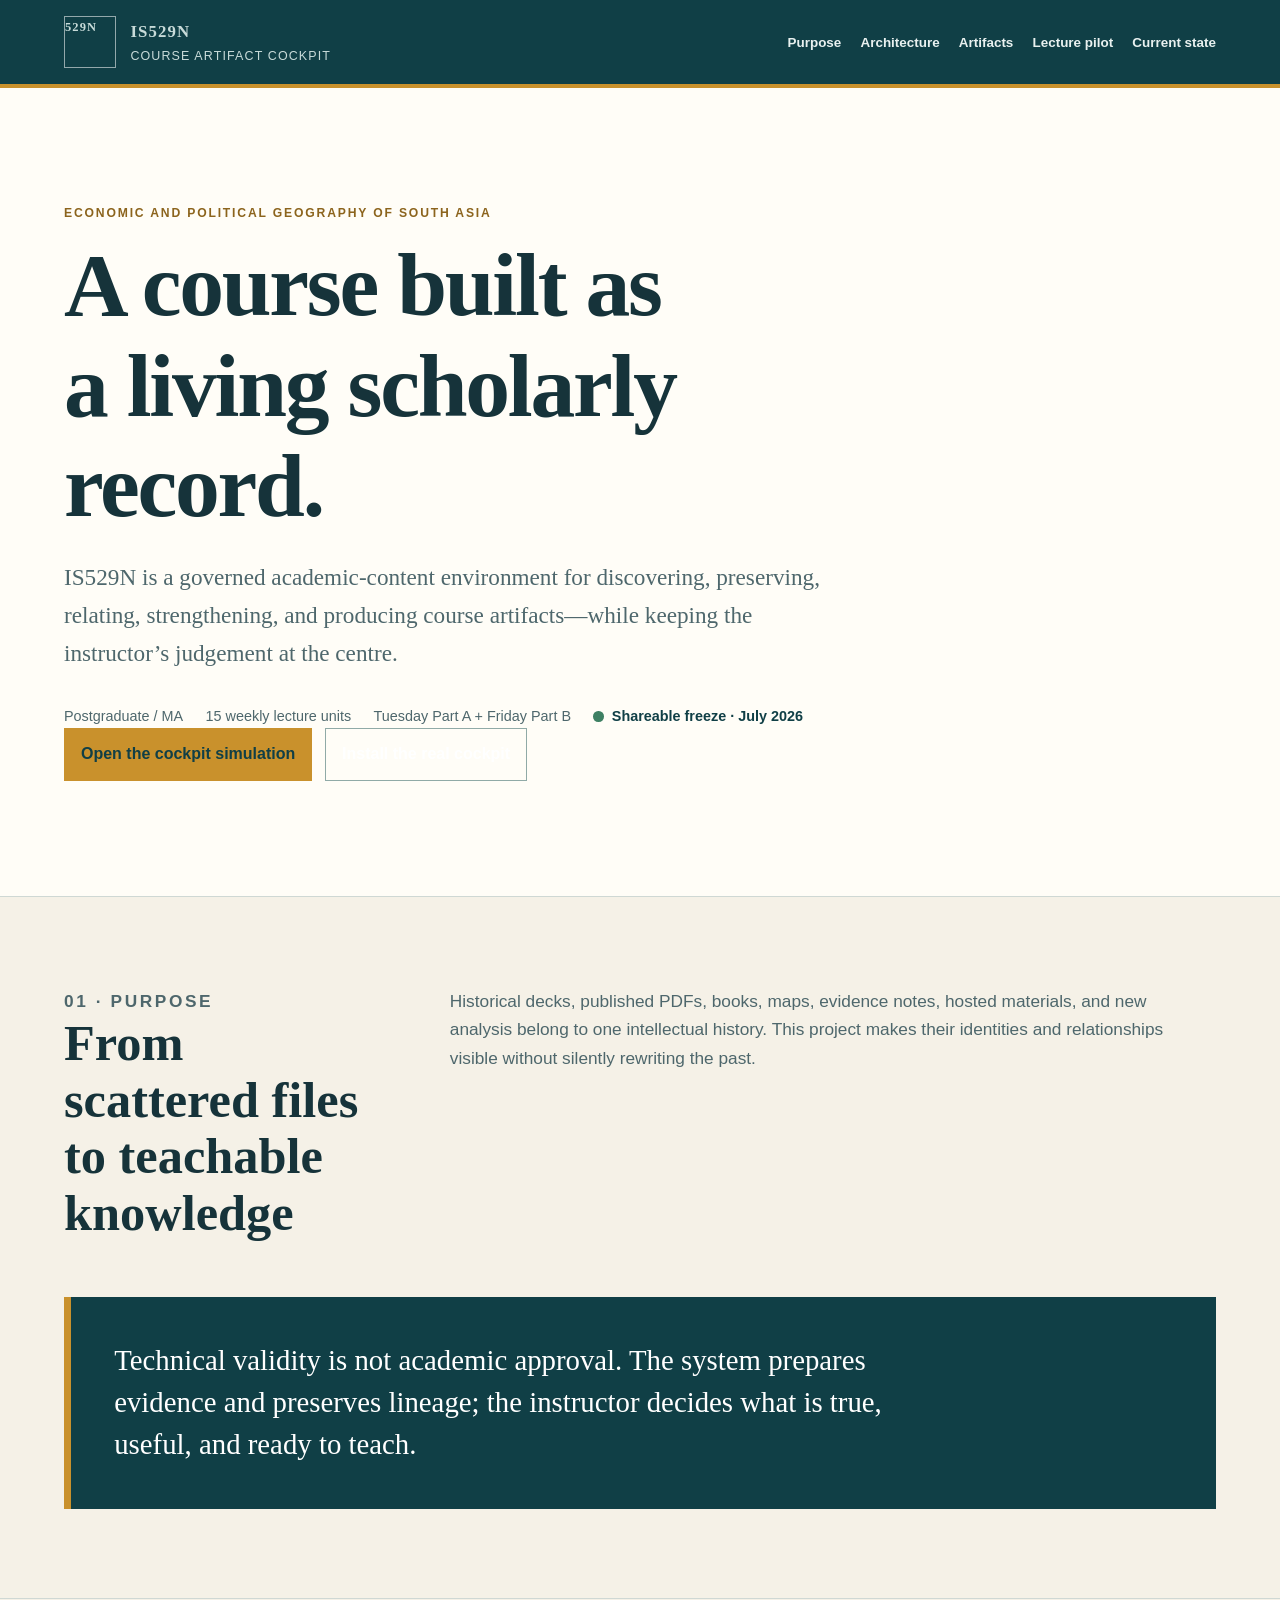
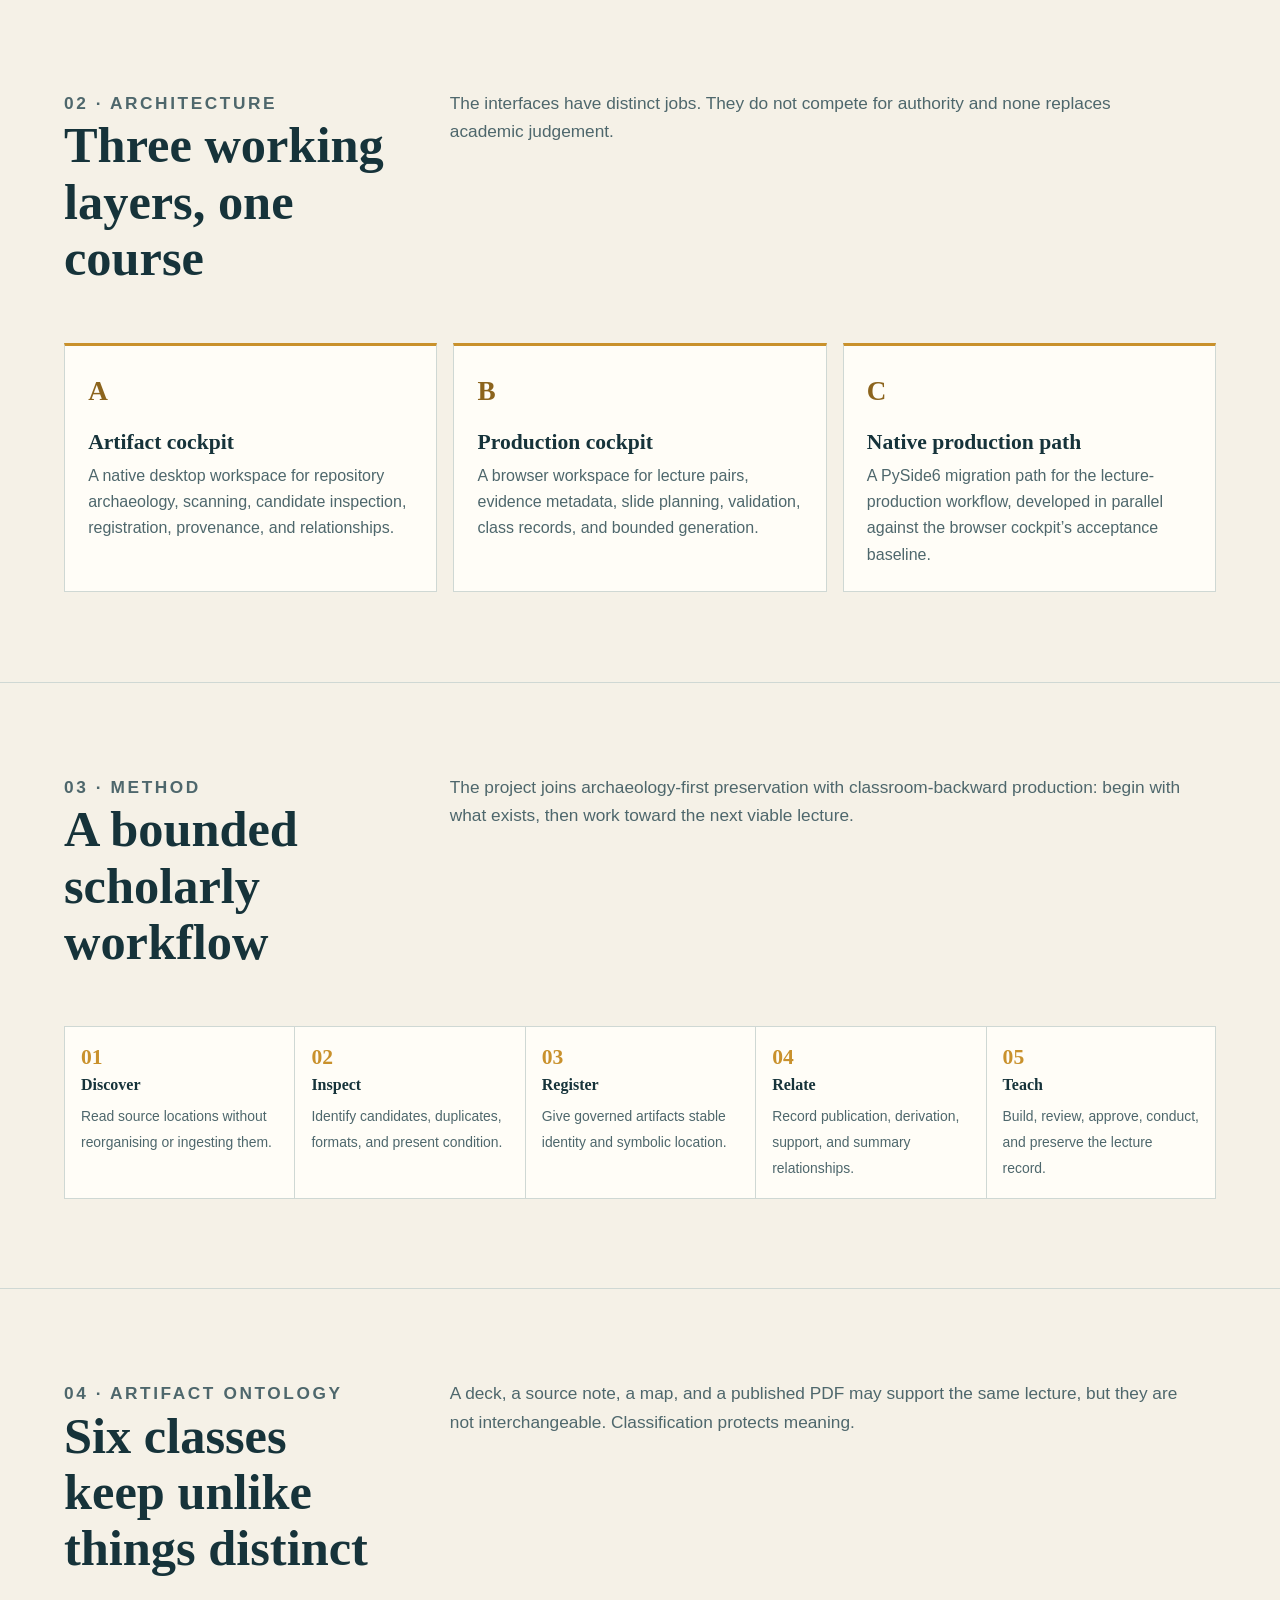
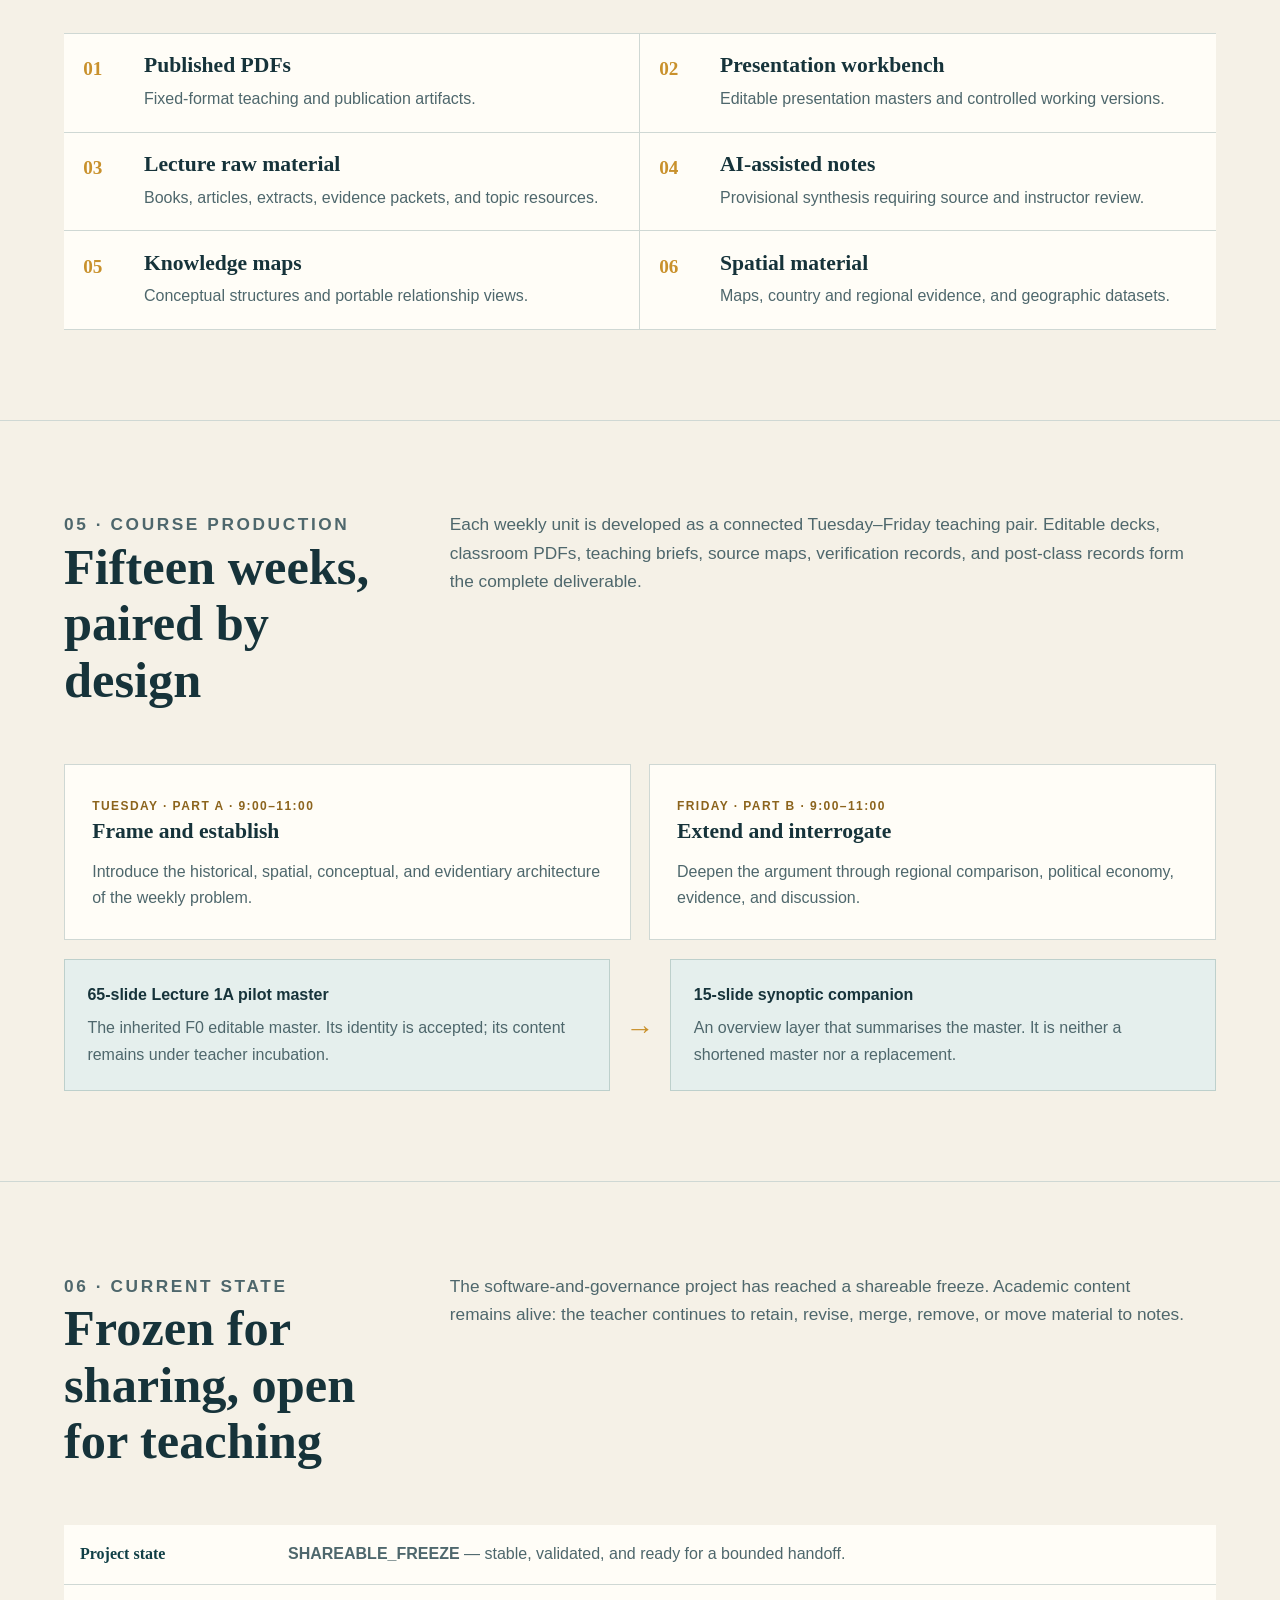
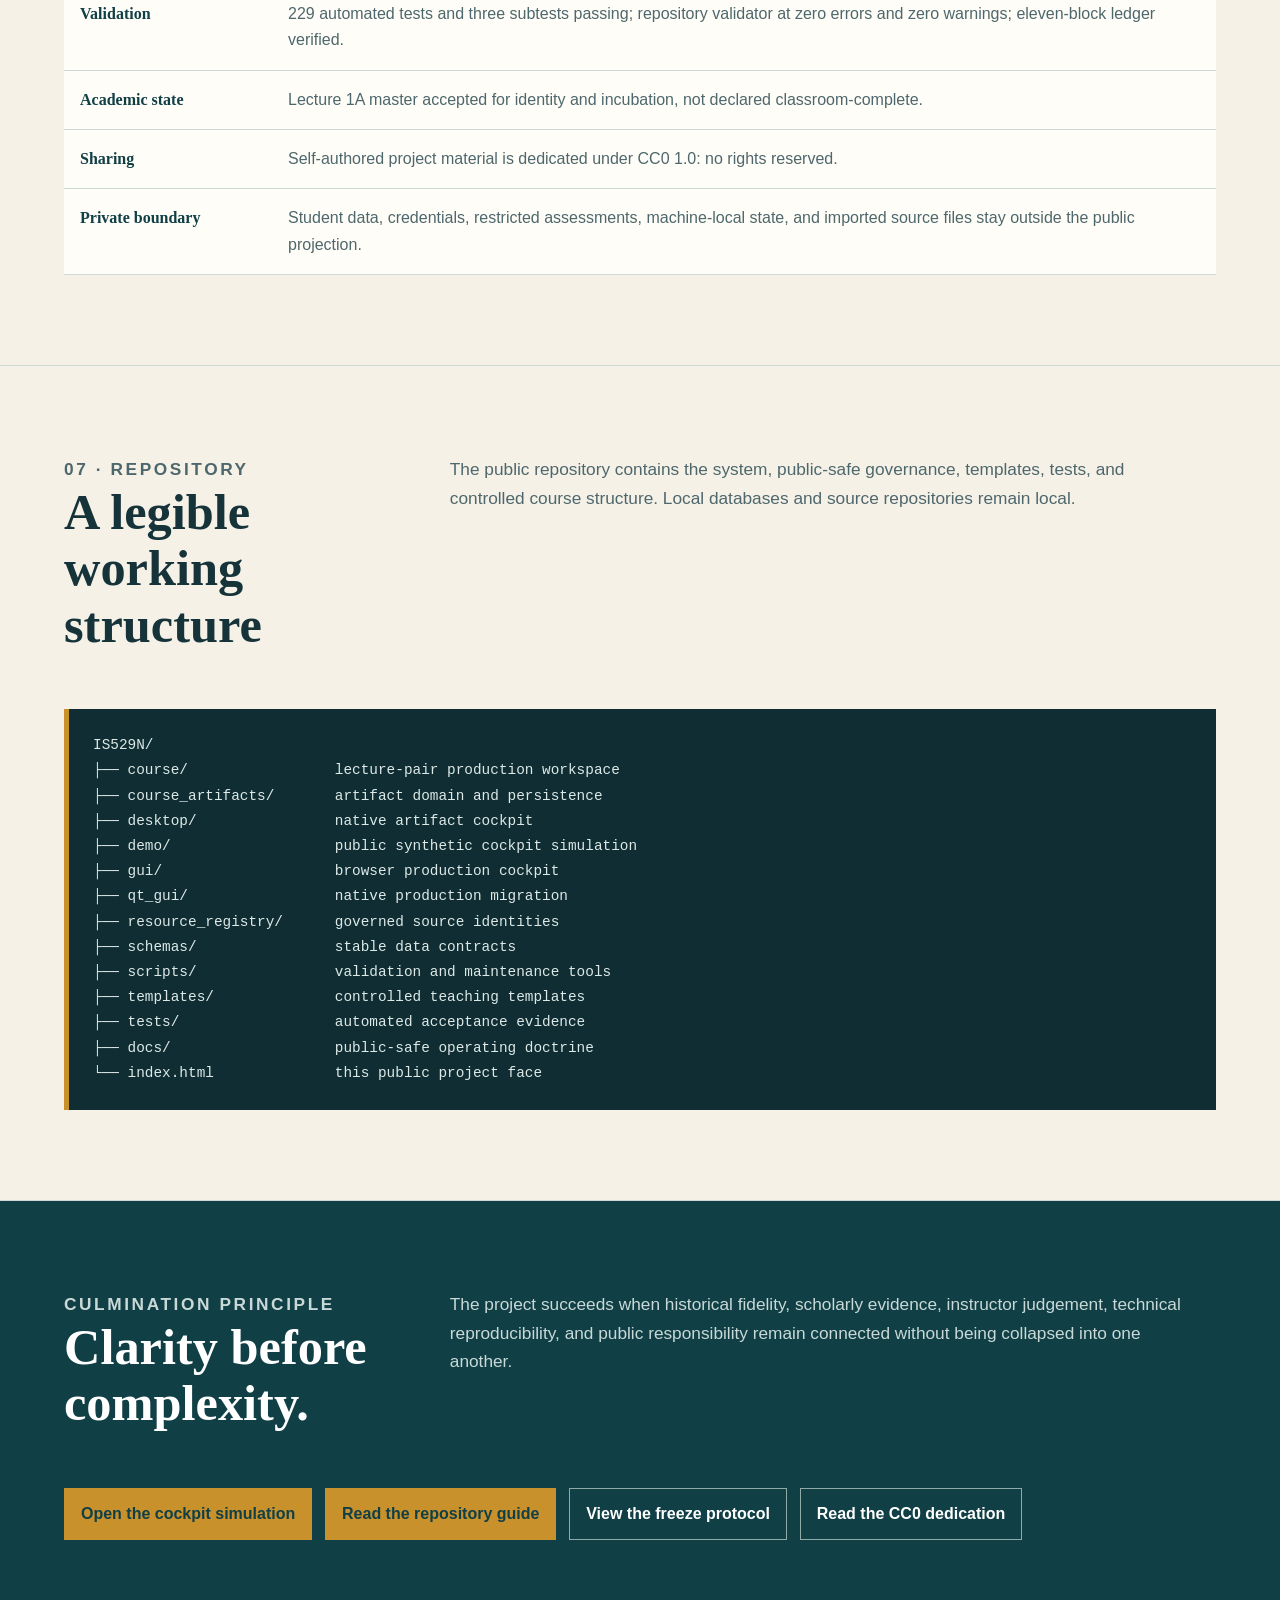
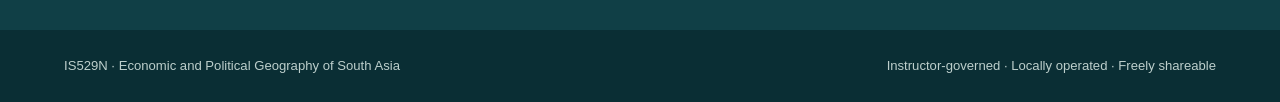
<file: index.html>
<!doctype html>
<html lang="en">
<head>
  <meta charset="utf-8">
  <meta name="viewport" content="width=device-width, initial-scale=1">
  <meta name="description" content="IS529N Course Artifact Cockpit — a governed environment for producing and preserving the course Economic and Political Geography of South Asia.">
  <meta name="theme-color" content="#103f46">
  <meta property="og:title" content="IS529N Course Artifact Cockpit">
  <meta property="og:description" content="A governed academic-content environment for Economic and Political Geography of South Asia.">
  <meta property="og:type" content="website">
  <link rel="icon" href="data:image/svg+xml,%3Csvg xmlns='http://www.w3.org/2000/svg' viewBox='0 0 64 64'%3E%3Crect width='64' height='64' fill='%23103f46'/%3E%3Ctext x='32' y='39' text-anchor='middle' font-family='Georgia,serif' font-size='18' font-weight='700' fill='%23c9912c'%3E529N%3C/text%3E%3C/svg%3E">
  <title>IS529N — Course Artifact Cockpit</title>
  <style>
    :root {
      --ink: #16333a;
      --ink-soft: #4e676c;
      --teal: #103f46;
      --teal-light: #e5efed;
      --paper: #f5f1e7;
      --paper-light: #fffdf7;
      --gold: #c9912c;
      --line: #cfd8d4;
      --white: #ffffff;
      --serif: Georgia, "Times New Roman", serif;
      --sans: "Segoe UI", Arial, sans-serif;
      --measure: 72rem;
    }

    * {
      box-sizing: border-box;
    }

    html {
      scroll-behavior: smooth;
    }

    body {
      margin: 0;
      color: var(--ink);
      background: var(--paper);
      font-family: var(--sans);
      font-size: 1rem;
      line-height: 1.65;
    }

    a {
      color: inherit;
    }

    a:focus-visible,
    summary:focus-visible {
      outline: 3px solid var(--gold);
      outline-offset: 4px;
    }

    .skip-link {
      position: fixed;
      left: 1rem;
      top: -5rem;
      z-index: 100;
      padding: .7rem 1rem;
      color: var(--white);
      background: var(--teal);
    }

    .skip-link:focus {
      top: 1rem;
    }

    .shell {
      width: min(calc(100% - 2rem), var(--measure));
      margin-inline: auto;
    }

    .site-header {
      color: var(--white);
      background: var(--teal);
      border-bottom: 4px solid var(--gold);
    }

    .masthead {
      display: flex;
      align-items: center;
      justify-content: space-between;
      gap: 1.5rem;
      padding-block: 1rem;
    }

    .identity {
      display: flex;
      align-items: center;
      gap: .9rem;
      text-decoration: none;
    }

    .monogram {
      display: grid;
      width: 3.25rem;
      height: 3.25rem;
      place-items: center;
      border: 1px solid rgba(255, 255, 255, .55);
      color: var(--gold);
      font-family: var(--serif);
      font-size: 1.05rem;
      font-weight: 700;
      letter-spacing: .04em;
    }

    .identity strong,
    .identity span {
      display: block;
    }

    .identity strong {
      font-family: var(--serif);
      font-size: 1.05rem;
    }

    .identity span {
      color: #c8dbd9;
      font-size: .78rem;
      letter-spacing: .09em;
      text-transform: uppercase;
    }

    nav ul {
      display: flex;
      flex-wrap: wrap;
      justify-content: flex-end;
      gap: .35rem 1.2rem;
      margin: 0;
      padding: 0;
      list-style: none;
    }

    nav a {
      color: #e9f1f0;
      font-size: .84rem;
      font-weight: 650;
      text-decoration: none;
    }

    nav a:hover {
      color: var(--gold);
    }

    .hero {
      padding-block: clamp(4rem, 9vw, 7.5rem);
      background: var(--paper-light);
      border-bottom: 1px solid var(--line);
    }

    .eyebrow {
      margin: 0 0 .75rem;
      color: #8c641d;
      font-size: .76rem;
      font-weight: 750;
      letter-spacing: .15em;
      text-transform: uppercase;
    }

    h1,
    h2,
    h3 {
      margin-top: 0;
      font-family: var(--serif);
      line-height: 1.12;
    }

    h1 {
      max-width: 14ch;
      margin-bottom: 1.35rem;
      font-size: clamp(2.65rem, 7vw, 5.6rem);
      font-weight: 700;
      letter-spacing: -.025em;
    }

    h2 {
      margin-bottom: 1rem;
      font-size: clamp(2rem, 4vw, 3.15rem);
    }

    h3 {
      margin-bottom: .55rem;
      font-size: 1.35rem;
    }

    .lede {
      max-width: 48rem;
      margin: 0;
      color: var(--ink-soft);
      font-family: var(--serif);
      font-size: clamp(1.15rem, 2vw, 1.45rem);
    }

    .hero-meta {
      display: flex;
      flex-wrap: wrap;
      gap: .7rem 1.4rem;
      margin-top: 2rem;
      color: var(--ink-soft);
      font-size: .9rem;
    }

    .status {
      display: inline-flex;
      align-items: center;
      gap: .5rem;
      color: var(--teal);
      font-weight: 750;
    }

    .status::before {
      width: .65rem;
      height: .65rem;
      background: #3e8063;
      border-radius: 50%;
      content: "";
    }

    section {
      padding-block: clamp(3.5rem, 7vw, 6rem);
    }

    section + section {
      border-top: 1px solid var(--line);
    }

    .section-head {
      display: grid;
      grid-template-columns: minmax(11rem, .42fr) minmax(0, 1fr);
      gap: 2rem 4rem;
      margin-bottom: 2.5rem;
    }

    .section-head p {
      max-width: 46rem;
      margin: 0;
      color: var(--ink-soft);
      font-size: 1.08rem;
    }

    .principle {
      padding: clamp(1.6rem, 4vw, 2.7rem);
      color: var(--white);
      background: var(--teal);
      border-left: .45rem solid var(--gold);
    }

    .principle p {
      max-width: 50rem;
      margin: 0;
      font-family: var(--serif);
      font-size: clamp(1.25rem, 2.5vw, 1.8rem);
      line-height: 1.45;
    }

    .grid {
      display: grid;
      grid-template-columns: repeat(3, minmax(0, 1fr));
      gap: 1rem;
    }

    .card {
      padding: 1.45rem;
      background: var(--paper-light);
      border: 1px solid var(--line);
      border-top: 3px solid var(--gold);
    }

    .card p {
      margin: 0;
      color: var(--ink-soft);
    }

    .number {
      display: block;
      margin-bottom: 1rem;
      color: #8c641d;
      font-family: var(--serif);
      font-size: 1.7rem;
      font-weight: 700;
    }

    .workflow {
      display: grid;
      grid-template-columns: repeat(5, 1fr);
      margin: 0;
      padding: 0;
      list-style: none;
      counter-reset: workflow;
    }

    .workflow li {
      position: relative;
      min-height: 9rem;
      padding: 2.8rem 1rem 1rem;
      background: var(--paper-light);
      border: 1px solid var(--line);
      border-right: 0;
      counter-increment: workflow;
    }

    .workflow li:last-child {
      border-right: 1px solid var(--line);
    }

    .workflow li::before {
      position: absolute;
      top: .8rem;
      left: 1rem;
      color: var(--gold);
      font-family: var(--serif);
      font-size: 1.35rem;
      font-weight: 700;
      content: counter(workflow, decimal-leading-zero);
    }

    .workflow strong {
      display: block;
      margin-bottom: .25rem;
      font-family: var(--serif);
    }

    .workflow span {
      color: var(--ink-soft);
      font-size: .87rem;
      line-height: 1.45;
    }

    .split {
      display: grid;
      grid-template-columns: 1fr 1fr;
      gap: 1.1rem;
    }

    .lecture-block {
      padding: 1.7rem;
      background: var(--paper-light);
      border: 1px solid var(--line);
    }

    .lecture-block .day {
      color: #8c641d;
      font-size: .75rem;
      font-weight: 750;
      letter-spacing: .12em;
      text-transform: uppercase;
    }

    .lecture-block p {
      margin-bottom: 0;
      color: var(--ink-soft);
    }

    .relation {
      display: grid;
      grid-template-columns: 1fr auto 1fr;
      align-items: stretch;
      gap: 1rem;
      margin-top: 1.2rem;
    }

    .relation article {
      padding: 1.4rem;
      background: var(--teal-light);
      border: 1px solid #bdd0cc;
    }

    .relation strong,
    .relation span {
      display: block;
    }

    .relation span {
      margin-top: .4rem;
      color: var(--ink-soft);
    }

    .relation .arrow {
      align-self: center;
      color: var(--gold);
      font-size: 1.8rem;
    }

    .classes {
      display: grid;
      grid-template-columns: repeat(2, minmax(0, 1fr));
      border-top: 1px solid var(--line);
    }

    .class-row {
      display: grid;
      grid-template-columns: 3rem 1fr;
      gap: .8rem;
      padding: 1.2rem;
      background: var(--paper-light);
      border-right: 1px solid var(--line);
      border-bottom: 1px solid var(--line);
    }

    .class-row:nth-child(even) {
      border-right: 0;
    }

    .class-row b {
      color: var(--gold);
      font-family: var(--serif);
      font-size: 1.2rem;
    }

    .class-row span {
      color: var(--ink-soft);
    }

    .state-table {
      width: 100%;
      border-collapse: collapse;
      background: var(--paper-light);
    }

    .state-table th,
    .state-table td {
      padding: 1rem;
      text-align: left;
      vertical-align: top;
      border-bottom: 1px solid var(--line);
    }

    .state-table th {
      width: 13rem;
      color: var(--teal);
      font-family: var(--serif);
    }

    .state-table td {
      color: var(--ink-soft);
    }

    .repository-map {
      margin: 0;
      padding: 1.5rem;
      overflow-x: auto;
      color: #dce9e7;
      background: #102d33;
      border-left: .35rem solid var(--gold);
      font: .9rem/1.75 "SFMono-Regular", Consolas, monospace;
    }

    .closing {
      color: var(--white);
      background: var(--teal);
    }

    .closing .section-head p {
      color: #c9d9d7;
    }

    .actions {
      display: flex;
      flex-wrap: wrap;
      gap: .8rem;
    }

    .button {
      display: inline-block;
      padding: .75rem 1rem;
      color: var(--teal);
      background: var(--gold);
      border: 1px solid var(--gold);
      font-weight: 750;
      text-decoration: none;
    }

    .button.secondary {
      color: var(--white);
      background: transparent;
      border-color: #90aaa7;
    }

    footer {
      padding-block: 1.6rem;
      color: #bdcfcc;
      background: #0a2e34;
      font-size: .82rem;
    }

    footer .shell {
      display: flex;
      flex-wrap: wrap;
      justify-content: space-between;
      gap: .8rem 2rem;
    }

    @media (max-width: 54rem) {
      .masthead,
      .section-head {
        display: block;
      }

      nav {
        margin-top: 1rem;
      }

      nav ul {
        justify-content: flex-start;
      }

      .grid {
        grid-template-columns: 1fr;
      }

      .workflow {
        grid-template-columns: 1fr;
      }

      .workflow li,
      .workflow li:last-child {
        min-height: auto;
        border-right: 1px solid var(--line);
        border-bottom: 0;
      }

      .workflow li:last-child {
        border-bottom: 1px solid var(--line);
      }

      .section-head h2 {
        margin-bottom: 1rem;
      }
    }

    @media (max-width: 40rem) {
      .split,
      .relation,
      .classes {
        grid-template-columns: 1fr;
      }

      .relation .arrow {
        justify-self: center;
        transform: rotate(90deg);
      }

      .class-row,
      .class-row:nth-child(even) {
        border-right: 1px solid var(--line);
      }

      .state-table th,
      .state-table td {
        display: block;
        width: 100%;
      }

      .state-table th {
        padding-bottom: .25rem;
        border-bottom: 0;
      }

      .state-table td {
        padding-top: 0;
      }
    }

    @media (prefers-reduced-motion: reduce) {
      html {
        scroll-behavior: auto;
      }
    }
  </style>
</head>
<body>
  <a class="skip-link" href="#main">Skip to main content</a>

  <header class="site-header">
    <div class="shell masthead">
      <a class="identity" href="#top" aria-label="IS529N home">
        <span class="monogram" aria-hidden="true">529N</span>
        <span>
          <strong>IS529N</strong>
          <span>Course Artifact Cockpit</span>
        </span>
      </a>
      <nav aria-label="Main navigation">
        <ul>
          <li><a href="#purpose">Purpose</a></li>
          <li><a href="#architecture">Architecture</a></li>
          <li><a href="#artifacts">Artifacts</a></li>
          <li><a href="#lecture">Lecture pilot</a></li>
          <li><a href="#state">Current state</a></li>
        </ul>
      </nav>
    </div>
  </header>

  <main id="main">
    <div class="hero" id="top">
      <div class="shell">
        <p class="eyebrow">Economic and Political Geography of South Asia</p>
        <h1>A course built as a living scholarly record.</h1>
        <p class="lede">IS529N is a governed academic-content environment for discovering, preserving, relating, strengthening, and producing course artifacts—while keeping the instructor’s judgement at the centre.</p>
        <div class="hero-meta">
          <span>Postgraduate / MA</span>
          <span>15 weekly lecture units</span>
          <span>Tuesday Part A + Friday Part B</span>
          <span class="status">Shareable freeze · July 2026</span>
        </div>
        <div class="actions">
          <a class="button" href="demo/">Open the cockpit simulation</a>
          <a class="button secondary" href="README.md#course-artifact-cockpit">Install the real cockpit</a>
        </div>
      </div>
    </div>

    <section id="purpose">
      <div class="shell">
        <div class="section-head">
          <div>
            <p class="eyebrow">01 · Purpose</p>
            <h2>From scattered files to teachable knowledge</h2>
          </div>
          <p>Historical decks, published PDFs, books, maps, evidence notes, hosted materials, and new analysis belong to one intellectual history. This project makes their identities and relationships visible without silently rewriting the past.</p>
        </div>
        <div class="principle">
          <p>Technical validity is not academic approval. The system prepares evidence and preserves lineage; the instructor decides what is true, useful, and ready to teach.</p>
        </div>
      </div>
    </section>

    <section id="architecture">
      <div class="shell">
        <div class="section-head">
          <div>
            <p class="eyebrow">02 · Architecture</p>
            <h2>Three working layers, one course</h2>
          </div>
          <p>The interfaces have distinct jobs. They do not compete for authority and none replaces academic judgement.</p>
        </div>
        <div class="grid">
          <article class="card">
            <span class="number">A</span>
            <h3>Artifact cockpit</h3>
            <p>A native desktop workspace for repository archaeology, scanning, candidate inspection, registration, provenance, and relationships.</p>
          </article>
          <article class="card">
            <span class="number">B</span>
            <h3>Production cockpit</h3>
            <p>A browser workspace for lecture pairs, evidence metadata, slide planning, validation, class records, and bounded generation.</p>
          </article>
          <article class="card">
            <span class="number">C</span>
            <h3>Native production path</h3>
            <p>A PySide6 migration path for the lecture-production workflow, developed in parallel against the browser cockpit’s acceptance baseline.</p>
          </article>
        </div>
      </div>
    </section>

    <section aria-labelledby="workflow-title">
      <div class="shell">
        <div class="section-head">
          <div>
            <p class="eyebrow">03 · Method</p>
            <h2 id="workflow-title">A bounded scholarly workflow</h2>
          </div>
          <p>The project joins archaeology-first preservation with classroom-backward production: begin with what exists, then work toward the next viable lecture.</p>
        </div>
        <ol class="workflow">
          <li><strong>Discover</strong><span>Read source locations without reorganising or ingesting them.</span></li>
          <li><strong>Inspect</strong><span>Identify candidates, duplicates, formats, and present condition.</span></li>
          <li><strong>Register</strong><span>Give governed artifacts stable identity and symbolic location.</span></li>
          <li><strong>Relate</strong><span>Record publication, derivation, support, and summary relationships.</span></li>
          <li><strong>Teach</strong><span>Build, review, approve, conduct, and preserve the lecture record.</span></li>
        </ol>
      </div>
    </section>

    <section id="artifacts">
      <div class="shell">
        <div class="section-head">
          <div>
            <p class="eyebrow">04 · Artifact ontology</p>
            <h2>Six classes keep unlike things distinct</h2>
          </div>
          <p>A deck, a source note, a map, and a published PDF may support the same lecture, but they are not interchangeable. Classification protects meaning.</p>
        </div>
        <div class="classes">
          <div class="class-row"><b>01</b><div><h3>Published PDFs</h3><span>Fixed-format teaching and publication artifacts.</span></div></div>
          <div class="class-row"><b>02</b><div><h3>Presentation workbench</h3><span>Editable presentation masters and controlled working versions.</span></div></div>
          <div class="class-row"><b>03</b><div><h3>Lecture raw material</h3><span>Books, articles, extracts, evidence packets, and topic resources.</span></div></div>
          <div class="class-row"><b>04</b><div><h3>AI-assisted notes</h3><span>Provisional synthesis requiring source and instructor review.</span></div></div>
          <div class="class-row"><b>05</b><div><h3>Knowledge maps</h3><span>Conceptual structures and portable relationship views.</span></div></div>
          <div class="class-row"><b>06</b><div><h3>Spatial material</h3><span>Maps, country and regional evidence, and geographic datasets.</span></div></div>
        </div>
      </div>
    </section>

    <section id="lecture">
      <div class="shell">
        <div class="section-head">
          <div>
            <p class="eyebrow">05 · Course production</p>
            <h2>Fifteen weeks, paired by design</h2>
          </div>
          <p>Each weekly unit is developed as a connected Tuesday–Friday teaching pair. Editable decks, classroom PDFs, teaching briefs, source maps, verification records, and post-class records form the complete deliverable.</p>
        </div>
        <div class="split">
          <article class="lecture-block">
            <span class="day">Tuesday · Part A · 9:00–11:00</span>
            <h3>Frame and establish</h3>
            <p>Introduce the historical, spatial, conceptual, and evidentiary architecture of the weekly problem.</p>
          </article>
          <article class="lecture-block">
            <span class="day">Friday · Part B · 9:00–11:00</span>
            <h3>Extend and interrogate</h3>
            <p>Deepen the argument through regional comparison, political economy, evidence, and discussion.</p>
          </article>
        </div>

        <div class="relation" aria-label="Lecture 1A master and synoptic companion relationship">
          <article>
            <strong>65-slide Lecture 1A pilot master</strong>
            <span>The inherited F0 editable master. Its identity is accepted; its content remains under teacher incubation.</span>
          </article>
          <span class="arrow" aria-hidden="true">→</span>
          <article>
            <strong>15-slide synoptic companion</strong>
            <span>An overview layer that summarises the master. It is neither a shortened master nor a replacement.</span>
          </article>
        </div>
      </div>
    </section>

    <section id="state">
      <div class="shell">
        <div class="section-head">
          <div>
            <p class="eyebrow">06 · Current state</p>
            <h2>Frozen for sharing, open for teaching</h2>
          </div>
          <p>The software-and-governance project has reached a shareable freeze. Academic content remains alive: the teacher continues to retain, revise, merge, remove, or move material to notes.</p>
        </div>
        <table class="state-table">
          <tbody>
            <tr><th scope="row">Project state</th><td><strong>SHAREABLE_FREEZE</strong> — stable, validated, and ready for a bounded handoff.</td></tr>
            <tr><th scope="row">Validation</th><td>229 automated tests and three subtests passing; repository validator at zero errors and zero warnings; eleven-block ledger verified.</td></tr>
            <tr><th scope="row">Academic state</th><td>Lecture 1A master accepted for identity and incubation, not declared classroom-complete.</td></tr>
            <tr><th scope="row">Sharing</th><td>Self-authored project material is dedicated under CC0 1.0: no rights reserved.</td></tr>
            <tr><th scope="row">Private boundary</th><td>Student data, credentials, restricted assessments, machine-local state, and imported source files stay outside the public projection.</td></tr>
          </tbody>
        </table>
      </div>
    </section>

    <section aria-labelledby="map-title">
      <div class="shell">
        <div class="section-head">
          <div>
            <p class="eyebrow">07 · Repository</p>
            <h2 id="map-title">A legible working structure</h2>
          </div>
          <p>The public repository contains the system, public-safe governance, templates, tests, and controlled course structure. Local databases and source repositories remain local.</p>
        </div>
        <pre class="repository-map" aria-label="Repository directory map"><code>IS529N/
├── course/                 lecture-pair production workspace
├── course_artifacts/       artifact domain and persistence
├── desktop/                native artifact cockpit
├── demo/                   public synthetic cockpit simulation
├── gui/                    browser production cockpit
├── qt_gui/                 native production migration
├── resource_registry/      governed source identities
├── schemas/                stable data contracts
├── scripts/                validation and maintenance tools
├── templates/              controlled teaching templates
├── tests/                  automated acceptance evidence
├── docs/                   public-safe operating doctrine
└── index.html              this public project face</code></pre>
      </div>
    </section>

    <section class="closing">
      <div class="shell">
        <div class="section-head">
          <div>
            <p class="eyebrow">Culmination principle</p>
            <h2>Clarity before complexity.</h2>
          </div>
          <p>The project succeeds when historical fidelity, scholarly evidence, instructor judgement, technical reproducibility, and public responsibility remain connected without being collapsed into one another.</p>
        </div>
        <div class="actions">
          <a class="button" href="demo/">Open the cockpit simulation</a>
          <a class="button" href="README.md">Read the repository guide</a>
          <a class="button secondary" href="docs/SHAREABLE_FREEZE_PROTOCOL.md">View the freeze protocol</a>
          <a class="button secondary" href="LICENSE">Read the CC0 dedication</a>
        </div>
      </div>
    </section>
  </main>

  <footer>
    <div class="shell">
      <span>IS529N · Economic and Political Geography of South Asia</span>
      <span>Instructor-governed · Locally operated · Freely shareable</span>
    </div>
  </footer>
</body>
</html>
</file>
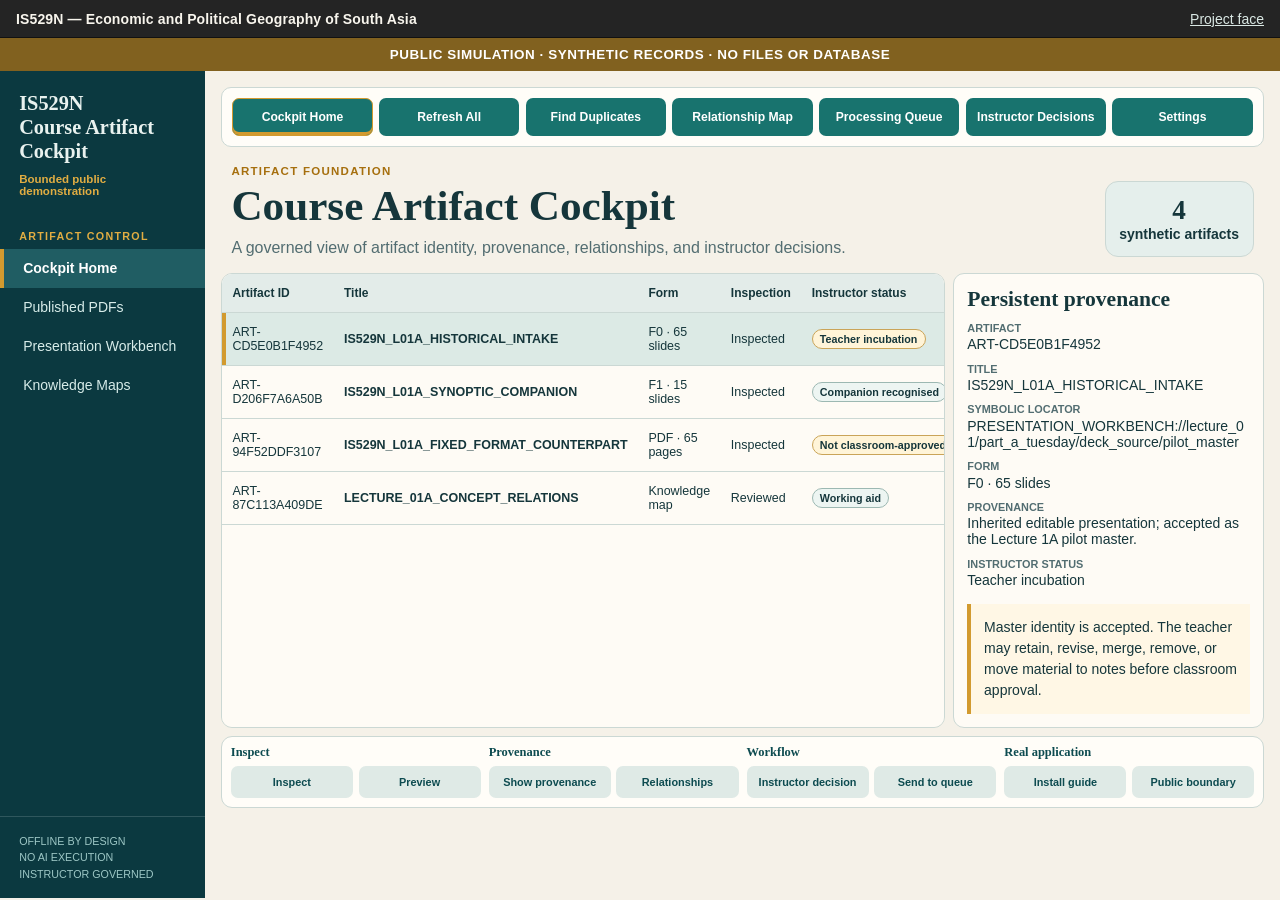
<file: demo/index.html>
<!doctype html>
<html lang="en">
<head>
  <meta charset="utf-8">
  <meta name="viewport" content="width=device-width, initial-scale=1">
  <meta name="description" content="A public, synthetic simulation of the IS529N Course Artifact Cockpit.">
  <meta name="theme-color" content="#103f46">
  <title>IS529N — Cockpit Simulation</title>
  <style>
    :root {
      --ink: #15363b;
      --soft: #526d71;
      --teal: #0d4b50;
      --teal-2: #18736e;
      --paper: #f5f1e8;
      --panel: #fffdf8;
      --wash: #e5efec;
      --gold: #d29a2f;
      --line: #cbd8d4;
      --danger: #813f35;
      --serif: Georgia, "Times New Roman", serif;
      --sans: "Segoe UI", Arial, sans-serif;
    }

    * { box-sizing: border-box; }
    html { height: 100%; }
    body {
      min-height: 100%;
      margin: 0;
      color: var(--ink);
      background: var(--paper);
      font-family: var(--sans);
      font-size: 14px;
    }
    button, a { font: inherit; }
    button:focus-visible, a:focus-visible, [tabindex]:focus-visible {
      outline: 3px solid var(--gold);
      outline-offset: 2px;
    }
    button { color: inherit; }
    .skip {
      position: fixed;
      top: -4rem;
      left: 1rem;
      z-index: 20;
      padding: .65rem 1rem;
      color: white;
      background: var(--teal);
    }
    .skip:focus { top: .5rem; }
    .topbar {
      display: flex;
      align-items: center;
      justify-content: space-between;
      min-height: 38px;
      padding: .45rem 1rem;
      color: #f8f5ed;
      background: #242424;
      border-bottom: 1px solid #111;
    }
    .topbar strong { letter-spacing: .01em; }
    .topbar a { color: #d9e7e3; }
    .simulation-note {
      padding: .55rem 1rem;
      color: #fff;
      background: #81611f;
      text-align: center;
      font-size: .84rem;
      font-weight: 700;
      letter-spacing: .04em;
    }
    .app {
      display: grid;
      grid-template-columns: 205px minmax(0, 1fr);
      min-height: calc(100vh - 73px);
    }
    .sidebar {
      display: flex;
      flex-direction: column;
      padding: 1.35rem 0 1rem;
      color: #e9f2ef;
      background: #0b3940;
    }
    .brand { padding: 0 1.2rem 1.2rem; }
    .brand strong {
      display: block;
      font-family: var(--serif);
      font-size: 1.27rem;
      line-height: 1.18;
    }
    .brand span {
      display: block;
      margin-top: .55rem;
      color: #e1ad42;
      font-size: .72rem;
      font-weight: 700;
    }
    .side-label {
      padding: .85rem 1.2rem .45rem;
      color: #e1ad42;
      font-size: .67rem;
      font-weight: 800;
      letter-spacing: .12em;
      text-transform: uppercase;
    }
    .side-button {
      width: 100%;
      padding: .72rem 1.2rem;
      border: 0;
      border-left: 4px solid transparent;
      color: #d7ece9;
      background: transparent;
      text-align: left;
      cursor: pointer;
    }
    .side-button:hover { background: rgba(255,255,255,.07); }
    .side-button.active {
      border-left-color: var(--gold);
      color: #fff;
      background: #205d63;
      font-weight: 700;
    }
    .side-foot {
      margin-top: auto;
      padding: 1rem 1.2rem 0;
      border-top: 1px solid rgba(255,255,255,.15);
      color: #9dc7c5;
      font-size: .67rem;
      line-height: 1.5;
      text-transform: uppercase;
    }
    .workspace { min-width: 0; padding: 1rem; }
    .toolbar {
      display: grid;
      grid-template-columns: repeat(7, minmax(6.5rem, 1fr));
      gap: .4rem;
      margin-bottom: 1rem;
      padding: .65rem;
      background: var(--panel);
      border: 1px solid var(--line);
      border-radius: 10px;
    }
    .tool-button, .action {
      min-height: 2.35rem;
      border: 1px solid transparent;
      border-radius: 7px;
      background: var(--teal-2);
      color: #fff;
      font-size: .76rem;
      font-weight: 700;
      cursor: pointer;
    }
    .tool-button:hover, .action:hover { background: var(--teal); }
    .tool-button.active { border-color: var(--gold); box-shadow: inset 0 -3px var(--gold); }
    .heading {
      display: flex;
      align-items: end;
      justify-content: space-between;
      gap: 2rem;
      padding: .15rem .65rem 1rem;
    }
    .eyebrow {
      margin: 0 0 .35rem;
      color: #a66f0e;
      font-size: .72rem;
      font-weight: 800;
      letter-spacing: .11em;
      text-transform: uppercase;
    }
    h1, h2, h3 { font-family: var(--serif); }
    h1 { margin: 0; font-size: clamp(1.9rem, 4vw, 2.7rem); line-height: 1.05; }
    .lede { max-width: 48rem; margin: .65rem 0 0; color: var(--soft); font-size: 1rem; }
    .count {
      flex: 0 0 auto;
      min-width: 7rem;
      padding: .85rem;
      border: 1px solid var(--line);
      border-radius: 13px;
      background: var(--wash);
      text-align: center;
      font-weight: 700;
    }
    .count strong { display: block; font-family: var(--serif); font-size: 1.7rem; }
    .view[hidden] { display: none; }
    .main-grid {
      display: grid;
      grid-template-columns: minmax(0, 2.1fr) minmax(260px, .9fr);
      gap: .5rem;
    }
    .panel {
      min-width: 0;
      border: 1px solid var(--line);
      border-radius: 11px;
      background: rgba(255,253,248,.88);
      overflow: hidden;
    }
    .table-wrap { overflow-x: auto; min-height: 405px; }
    table { width: 100%; border-collapse: collapse; }
    th, td { padding: .75rem .65rem; border-bottom: 1px solid var(--line); text-align: left; }
    th { background: #e3ece9; font-size: .75rem; white-space: nowrap; }
    td { font-size: .78rem; }
    tbody tr { cursor: pointer; }
    tbody tr:hover { background: #f2ead9; }
    tbody tr.selected { background: #dceae5; box-shadow: inset 4px 0 var(--gold); }
    .title-cell { min-width: 15rem; font-weight: 700; }
    .status {
      display: inline-block;
      padding: .18rem .45rem;
      border: 1px solid #9cb8b2;
      border-radius: 999px;
      background: #edf5f2;
      font-size: .67rem;
      font-weight: 800;
      white-space: nowrap;
    }
    .status.incubating { border-color: #caa458; background: #fff4d8; }
    .detail { padding: .8rem; }
    .detail h2 { margin: 0 0 .65rem; font-size: 1.35rem; }
    .detail dl { margin: 0; }
    .detail dt { margin-top: .65rem; color: var(--soft); font-size: .68rem; font-weight: 800; text-transform: uppercase; }
    .detail dd { margin: .15rem 0 0; overflow-wrap: anywhere; }
    .academic-note {
      margin-top: 1rem;
      padding: .8rem;
      border-left: 4px solid var(--gold);
      background: #fff7e5;
      line-height: 1.5;
    }
    .actionbar {
      display: grid;
      grid-template-columns: repeat(4, 1fr);
      gap: .5rem;
      margin-top: .5rem;
      padding: .55rem;
      border: 1px solid var(--line);
      border-radius: 11px;
      background: var(--panel);
    }
    .action-group {
      display: grid;
      grid-template-columns: repeat(2, 1fr);
      gap: .35rem;
    }
    .action-group strong {
      grid-column: 1 / -1;
      color: var(--teal);
      font-family: var(--serif);
      font-size: .78rem;
    }
    .action { min-height: 2rem; background: #dfeae6; color: var(--teal); font-size: .68rem; }
    .action:hover { color: #fff; }
    .info-view {
      padding: 1.2rem;
      border: 1px solid var(--line);
      border-radius: 11px;
      background: var(--panel);
    }
    .info-view h2 { margin: 0 0 .5rem; font-size: 1.7rem; }
    .info-view > p { max-width: 55rem; color: var(--soft); }
    .cards {
      display: grid;
      grid-template-columns: repeat(3, minmax(0, 1fr));
      gap: .75rem;
      margin-top: 1.2rem;
    }
    .card {
      padding: 1rem;
      border: 1px solid var(--line);
      border-top: 4px solid var(--teal-2);
      background: #fff;
    }
    .card h3 { margin: 0 0 .5rem; font-size: 1.1rem; }
    .card p { margin: .35rem 0; line-height: 1.5; }
    .relation {
      display: grid;
      grid-template-columns: 1fr auto 1fr auto 1fr;
      align-items: center;
      gap: .7rem;
      margin-top: 1.5rem;
    }
    .node {
      min-height: 9rem;
      padding: 1rem;
      border: 2px solid var(--teal-2);
      background: #fff;
    }
    .node.master { border-color: var(--gold); }
    .node strong, .node span { display: block; }
    .node span { margin-top: .4rem; color: var(--soft); }
    .arrow { color: var(--gold); font-size: 1.8rem; }
    .setting-list { max-width: 55rem; margin-top: 1rem; border-top: 1px solid var(--line); }
    .setting {
      display: flex;
      justify-content: space-between;
      gap: 2rem;
      padding: .75rem .25rem;
      border-bottom: 1px solid var(--line);
    }
    .setting span:last-child { color: var(--danger); font-weight: 700; }
    dialog {
      width: min(92vw, 38rem);
      padding: 0;
      border: 1px solid var(--line);
      border-radius: 11px;
      color: var(--ink);
      background: var(--panel);
      box-shadow: 0 24px 70px rgba(0,0,0,.3);
    }
    dialog::backdrop { background: rgba(8,33,36,.64); }
    .modal-head {
      display: flex;
      align-items: center;
      justify-content: space-between;
      padding: .8rem 1rem;
      color: #fff;
      background: var(--teal);
    }
    .modal-head h2 { margin: 0; font-size: 1.2rem; }
    .close {
      border: 0;
      color: #fff;
      background: transparent;
      font-size: 1.5rem;
      cursor: pointer;
    }
    .modal-body { padding: 1rem; line-height: 1.55; }
    .modal-body p:first-child { margin-top: 0; }
    .toast {
      position: fixed;
      right: 1rem;
      bottom: 1rem;
      z-index: 30;
      max-width: min(25rem, calc(100vw - 2rem));
      padding: .8rem 1rem;
      border-left: 4px solid var(--gold);
      color: #fff;
      background: var(--teal);
      box-shadow: 0 8px 24px rgba(0,0,0,.25);
    }
    .toast[hidden] { display: none; }
    @media (max-width: 980px) {
      .toolbar { grid-template-columns: repeat(4, 1fr); }
      .main-grid { grid-template-columns: 1fr; }
      .table-wrap { min-height: auto; }
      .actionbar { grid-template-columns: repeat(2, 1fr); }
      .cards { grid-template-columns: 1fr; }
    }
    @media (max-width: 700px) {
      .topbar { align-items: flex-start; gap: .5rem; }
      .app { display: block; }
      .sidebar { padding: .8rem 0; }
      .brand { padding-bottom: .5rem; }
      .side-label, .side-foot { display: none; }
      .side-nav { display: flex; overflow-x: auto; }
      .side-button { flex: 0 0 auto; width: auto; border-left: 0; border-bottom: 4px solid transparent; }
      .side-button.active { border-left: 0; border-bottom-color: var(--gold); }
      .workspace { padding: .55rem; }
      .toolbar { grid-template-columns: repeat(2, 1fr); }
      .heading { display: block; padding-inline: .25rem; }
      .count { display: inline-block; margin-top: .75rem; }
      .actionbar { grid-template-columns: 1fr; }
      .relation { grid-template-columns: 1fr; }
      .arrow { justify-self: center; transform: rotate(90deg); }
      .setting { display: block; }
    }
  </style>
</head>
<body>
  <a class="skip" href="#workspace">Skip to workspace</a>
  <header class="topbar">
    <strong>IS529N — Economic and Political Geography of South Asia</strong>
    <a href="../index.html">Project face</a>
  </header>
  <div class="simulation-note">PUBLIC SIMULATION · SYNTHETIC RECORDS · NO FILES OR DATABASE</div>

  <div class="app">
    <aside class="sidebar" aria-label="Artifact classes">
      <div class="brand">
        <strong>IS529N<br>Course Artifact Cockpit</strong>
        <span>Bounded public demonstration</span>
      </div>
      <div class="side-label">Artifact control</div>
      <nav class="side-nav">
        <button class="side-button active" data-filter="all">Cockpit Home</button>
        <button class="side-button" data-filter="pdf">Published PDFs</button>
        <button class="side-button" data-filter="presentation">Presentation Workbench</button>
        <button class="side-button" data-filter="map">Knowledge Maps</button>
      </nav>
      <div class="side-foot">Offline by design<br>No AI execution<br>Instructor governed</div>
    </aside>

    <main class="workspace" id="workspace">
      <nav class="toolbar" aria-label="Cockpit views">
        <button class="tool-button active" data-view="home">Cockpit Home</button>
        <button class="tool-button" data-command="refresh">Refresh All</button>
        <button class="tool-button" data-view="duplicates">Find Duplicates</button>
        <button class="tool-button" data-view="relationships">Relationship Map</button>
        <button class="tool-button" data-view="queue">Processing Queue</button>
        <button class="tool-button" data-view="decisions">Instructor Decisions</button>
        <button class="tool-button" data-view="settings">Settings</button>
      </nav>

      <section class="view" id="view-home">
        <header class="heading">
          <div>
            <p class="eyebrow">Artifact foundation</p>
            <h1 id="workspace-title">Course Artifact Cockpit</h1>
            <p class="lede" id="workspace-description">A governed view of artifact identity, provenance, relationships, and instructor decisions.</p>
          </div>
          <div class="count"><strong id="artifact-count">4</strong><span>synthetic artifacts</span></div>
        </header>
        <div class="main-grid">
          <section class="panel table-wrap" aria-label="Synthetic artifact census">
            <table>
              <thead>
                <tr>
                  <th scope="col">Artifact ID</th>
                  <th scope="col">Title</th>
                  <th scope="col">Form</th>
                  <th scope="col">Inspection</th>
                  <th scope="col">Instructor status</th>
                  <th scope="col">Relations</th>
                </tr>
              </thead>
              <tbody id="artifact-rows"></tbody>
            </table>
          </section>
          <aside class="panel detail" aria-live="polite">
            <h2>Persistent provenance</h2>
            <dl id="artifact-detail"></dl>
            <div class="academic-note" id="academic-note"></div>
          </aside>
        </div>
        <div class="actionbar" aria-label="Artifact actions">
          <div class="action-group"><strong>Inspect</strong><button class="action" data-action="inspect">Inspect</button><button class="action" data-action="preview">Preview</button></div>
          <div class="action-group"><strong>Provenance</strong><button class="action" data-action="provenance">Show provenance</button><button class="action" data-action="relationships">Relationships</button></div>
          <div class="action-group"><strong>Workflow</strong><button class="action" data-action="decision">Instructor decision</button><button class="action" data-action="queue">Send to queue</button></div>
          <div class="action-group"><strong>Real application</strong><a class="action" href="../README.md#course-artifact-cockpit" style="display:grid;place-items:center;text-decoration:none">Install guide</a><button class="action" data-action="boundary">Public boundary</button></div>
        </div>
      </section>

      <section class="view info-view" id="view-duplicates" hidden>
        <p class="eyebrow">Comparison result</p>
        <h2>No confirmed duplicate groups</h2>
        <p>The 65-slide master and 15-slide synoptic companion share a lecture identity, but they serve different functions. Similarity is evidence for review, not permission to collapse artifacts.</p>
        <div class="cards">
          <article class="card"><h3>Identity first</h3><p>Each artifact keeps its own identifier, form, and provenance.</p></article>
          <article class="card"><h3>Relationships explain</h3><p><em>Summarises</em> records the connection without declaring duplication.</p></article>
          <article class="card"><h3>Instructor decides</h3><p>No automatic merge or deletion can settle an academic question.</p></article>
        </div>
      </section>

      <section class="view info-view" id="view-relationships" hidden>
        <p class="eyebrow">Lecture 1A relationship map</p>
        <h2>One master, two bounded derivatives</h2>
        <p>The graph preserves the accepted pilot master while making its fixed-format and synoptic derivatives legible.</p>
        <div class="relation" aria-label="Artifact relationship diagram">
          <div class="node master"><strong>65-slide F0 pilot master</strong><span>Editable inherited presentation</span><span>Teacher incubation continues</span></div>
          <span class="arrow" aria-hidden="true">→</span>
          <div class="node"><strong>15-slide synoptic companion</strong><span>Summarises</span><span>Overview layer, not replacement</span></div>
          <span class="arrow" aria-hidden="true">↘</span>
          <div class="node"><strong>65-page PDF counterpart</strong><span>Published as</span><span>Fixed-format derivative</span></div>
        </div>
      </section>

      <section class="view info-view" id="view-queue" hidden>
        <p class="eyebrow">Processing queue</p>
        <h2>Nothing is being processed</h2>
        <p>This public simulation has no server, filesystem access, uploads, background jobs, or AI execution. Queue actions only demonstrate the interface and disappear when the page is reloaded.</p>
        <div class="cards">
          <article class="card"><h3>Pending</h3><p id="queue-count">0 simulated items</p></article>
          <article class="card"><h3>External writes</h3><p>Disabled</p></article>
          <article class="card"><h3>Local state</h3><p>Not connected</p></article>
        </div>
      </section>

      <section class="view info-view" id="view-decisions" hidden>
        <p class="eyebrow">Academic authority</p>
        <h2>Instructor decisions remain explicit</h2>
        <p>Acceptance establishes the inherited master’s identity. It does not declare every slide correct, current, balanced, or ready for class.</p>
        <div class="cards">
          <article class="card"><h3>Accepted as pilot master</h3><p>65-slide F0 editable artifact</p><p><span class="status incubating">Teacher incubation</span></p></article>
          <article class="card"><h3>Recognised as companion</h3><p>15-slide synoptic overview</p><p><span class="status">Not the master</span></p></article>
          <article class="card"><h3>Classroom approval</h3><p>Not yet recorded</p><p><span class="status incubating">Instructor review required</span></p></article>
        </div>
      </section>

      <section class="view info-view" id="view-settings" hidden>
        <p class="eyebrow">Public configuration</p>
        <h2>All real repositories are disconnected</h2>
        <p>The installed cockpit can be configured with local roots. This demonstration deliberately contains neither those paths nor their hosted equivalents.</p>
        <div class="setting-list">
          <div class="setting"><span>Published PDFs</span><span>Simulation only</span></div>
          <div class="setting"><span>Presentation workbench</span><span>Simulation only</span></div>
          <div class="setting"><span>Lecture raw material</span><span>Not connected</span></div>
          <div class="setting"><span>AI-assisted notes</span><span>Not connected</span></div>
          <div class="setting"><span>Knowledge maps</span><span>Simulation only</span></div>
          <div class="setting"><span>Spatial raw material</span><span>Not connected</span></div>
        </div>
      </section>
    </main>
  </div>

  <dialog id="detail-dialog">
    <div class="modal-head"><h2 id="modal-title">Artifact action</h2><button class="close" aria-label="Close dialog">×</button></div>
    <div class="modal-body" id="modal-body"></div>
  </dialog>
  <div class="toast" id="toast" role="status" hidden></div>

  <script>
    const artifacts = [
      {
        id: "ART-CD5E0B1F4952",
        title: "IS529N_L01A_HISTORICAL_INTAKE",
        kind: "presentation",
        form: "F0 · 65 slides",
        locator: "PRESENTATION_WORKBENCH://lecture_01/part_a_tuesday/deck_source/pilot_master",
        inspection: "Inspected",
        status: "Teacher incubation",
        relations: 2,
        provenance: "Inherited editable presentation; accepted as the Lecture 1A pilot master.",
        note: "Master identity is accepted. The teacher may retain, revise, merge, remove, or move material to notes before classroom approval."
      },
      {
        id: "ART-D206F7A6A50B",
        title: "IS529N_L01A_SYNOPTIC_COMPANION",
        kind: "presentation",
        form: "F1 · 15 slides",
        locator: "PRESENTATION_WORKBENCH://lecture_01/part_a_tuesday/synoptic_companion",
        inspection: "Inspected",
        status: "Companion recognised",
        relations: 1,
        provenance: "Bounded overview derived from the Lecture 1A pilot master.",
        note: "This is a synoptic layer over the 65-slide master. It is useful, but it is neither the master nor a replacement for teacher incubation."
      },
      {
        id: "ART-94F52DDF3107",
        title: "IS529N_L01A_FIXED_FORMAT_COUNTERPART",
        kind: "pdf",
        form: "PDF · 65 pages",
        locator: "PUBLISHED_PDFS://lecture_01/part_a_tuesday/fixed_format_counterpart",
        inspection: "Inspected",
        status: "Not classroom-approved",
        relations: 1,
        provenance: "Fixed-format counterpart related to the inherited editable master.",
        note: "Format correspondence does not establish academic readiness. Classroom approval remains an instructor decision."
      },
      {
        id: "ART-87C113A409DE",
        title: "LECTURE_01A_CONCEPT_RELATIONS",
        kind: "map",
        form: "Knowledge map",
        locator: "KNOWLEDGE_MAPS://lecture_01/part_a_tuesday/concept_relations",
        inspection: "Reviewed",
        status: "Working aid",
        relations: 2,
        provenance: "Synthetic concept map demonstrating a supporting artifact class.",
        note: "A map can support teaching judgement; it cannot stand in for the lecture artifact or its evidence."
      }
    ];

    let selected = artifacts[0];
    let currentFilter = "all";
    let queueCount = 0;
    const rows = document.querySelector("#artifact-rows");
    const detail = document.querySelector("#artifact-detail");
    const note = document.querySelector("#academic-note");
    const count = document.querySelector("#artifact-count");
    const dialog = document.querySelector("#detail-dialog");
    const modalTitle = document.querySelector("#modal-title");
    const modalBody = document.querySelector("#modal-body");
    const toast = document.querySelector("#toast");

    function escapeText(value) {
      return String(value).replace(/[&<>"']/g, character => ({
        "&": "&amp;", "<": "&lt;", ">": "&gt;", '"': "&quot;", "'": "&#039;"
      })[character]);
    }

    function filteredArtifacts() {
      return currentFilter === "all" ? artifacts : artifacts.filter(item => item.kind === currentFilter);
    }

    function renderRows() {
      const visible = filteredArtifacts();
      if (!visible.includes(selected)) selected = visible[0] || artifacts[0];
      count.textContent = visible.length;
      rows.innerHTML = visible.map(item => `
        <tr tabindex="0" data-id="${item.id}" class="${item.id === selected.id ? "selected" : ""}" aria-selected="${item.id === selected.id}">
          <td>${escapeText(item.id)}</td>
          <td class="title-cell">${escapeText(item.title)}</td>
          <td>${escapeText(item.form)}</td>
          <td>${escapeText(item.inspection)}</td>
          <td><span class="status ${item.status.includes("incubation") || item.status.includes("approved") ? "incubating" : ""}">${escapeText(item.status)}</span></td>
          <td>${item.relations}</td>
        </tr>`).join("");
      renderDetail();
    }

    function renderDetail() {
      detail.innerHTML = `
        <dt>Artifact</dt><dd>${escapeText(selected.id)}</dd>
        <dt>Title</dt><dd>${escapeText(selected.title)}</dd>
        <dt>Symbolic locator</dt><dd>${escapeText(selected.locator)}</dd>
        <dt>Form</dt><dd>${escapeText(selected.form)}</dd>
        <dt>Provenance</dt><dd>${escapeText(selected.provenance)}</dd>
        <dt>Instructor status</dt><dd>${escapeText(selected.status)}</dd>`;
      note.textContent = selected.note;
    }

    function chooseRow(target) {
      const row = target.closest("tr[data-id]");
      if (!row) return;
      selected = artifacts.find(item => item.id === row.dataset.id);
      renderRows();
    }

    rows.addEventListener("click", event => chooseRow(event.target));
    rows.addEventListener("keydown", event => {
      if (event.key === "Enter" || event.key === " ") {
        event.preventDefault();
        chooseRow(event.target);
      }
    });

    document.querySelectorAll(".side-button").forEach(button => {
      button.addEventListener("click", () => {
        currentFilter = button.dataset.filter;
        document.querySelectorAll(".side-button").forEach(item => item.classList.toggle("active", item === button));
        showView("home");
        renderRows();
      });
    });

    function showView(name) {
      document.querySelectorAll(".view").forEach(view => { view.hidden = view.id !== `view-${name}`; });
      document.querySelectorAll(".tool-button[data-view]").forEach(button => button.classList.toggle("active", button.dataset.view === name));
    }

    document.querySelectorAll(".tool-button[data-view]").forEach(button => {
      button.addEventListener("click", () => showView(button.dataset.view));
    });

    function showToast(message) {
      toast.textContent = message;
      toast.hidden = false;
      window.clearTimeout(showToast.timer);
      showToast.timer = window.setTimeout(() => { toast.hidden = true; }, 2600);
    }

    document.querySelector('[data-command="refresh"]').addEventListener("click", () => {
      renderRows();
      showToast("Synthetic census refreshed. No external source was contacted.");
    });

    function openDialog(title, body) {
      modalTitle.textContent = title;
      modalBody.innerHTML = body;
      dialog.showModal();
    }

    document.querySelectorAll(".action[data-action]").forEach(button => {
      button.addEventListener("click", () => {
        const action = button.dataset.action;
        if (action === "queue") {
          queueCount += 1;
          document.querySelector("#queue-count").textContent = `${queueCount} simulated item${queueCount === 1 ? "" : "s"}`;
          showToast(`${selected.id} added to the simulated queue.`);
          return;
        }
        if (action === "relationships") {
          showView("relationships");
          return;
        }
        const content = {
          inspect: `<p><strong>${escapeText(selected.title)}</strong></p><p>${escapeText(selected.note)}</p><p>This simulation exposes metadata only; there is no underlying file to open.</p>`,
          preview: `<p>A preview would normally be generated from the registered file.</p><p><strong>Public boundary:</strong> no real presentation, PDF, or image is bundled with this demonstration.</p>`,
          provenance: `<p>${escapeText(selected.provenance)}</p><p><strong>Symbolic locator:</strong><br>${escapeText(selected.locator)}</p>`,
          decision: `<p><strong>Recorded state:</strong> ${escapeText(selected.status)}</p><p>The demonstration does not write decisions. In the real cockpit, instructor judgement is recorded without silently changing the source artifact.</p>`,
          boundary: `<p>This page contains four invented metadata records. It has no database, local paths, credentials, student information, copyrighted source files, uploads, analytics, or network calls.</p>`
        };
        openDialog(button.textContent.trim(), content[action]);
      });
    });

    document.querySelector(".close").addEventListener("click", () => dialog.close());
    dialog.addEventListener("click", event => {
      if (event.target === dialog) dialog.close();
    });
    renderRows();
  </script>
</body>
</html>
</file>
